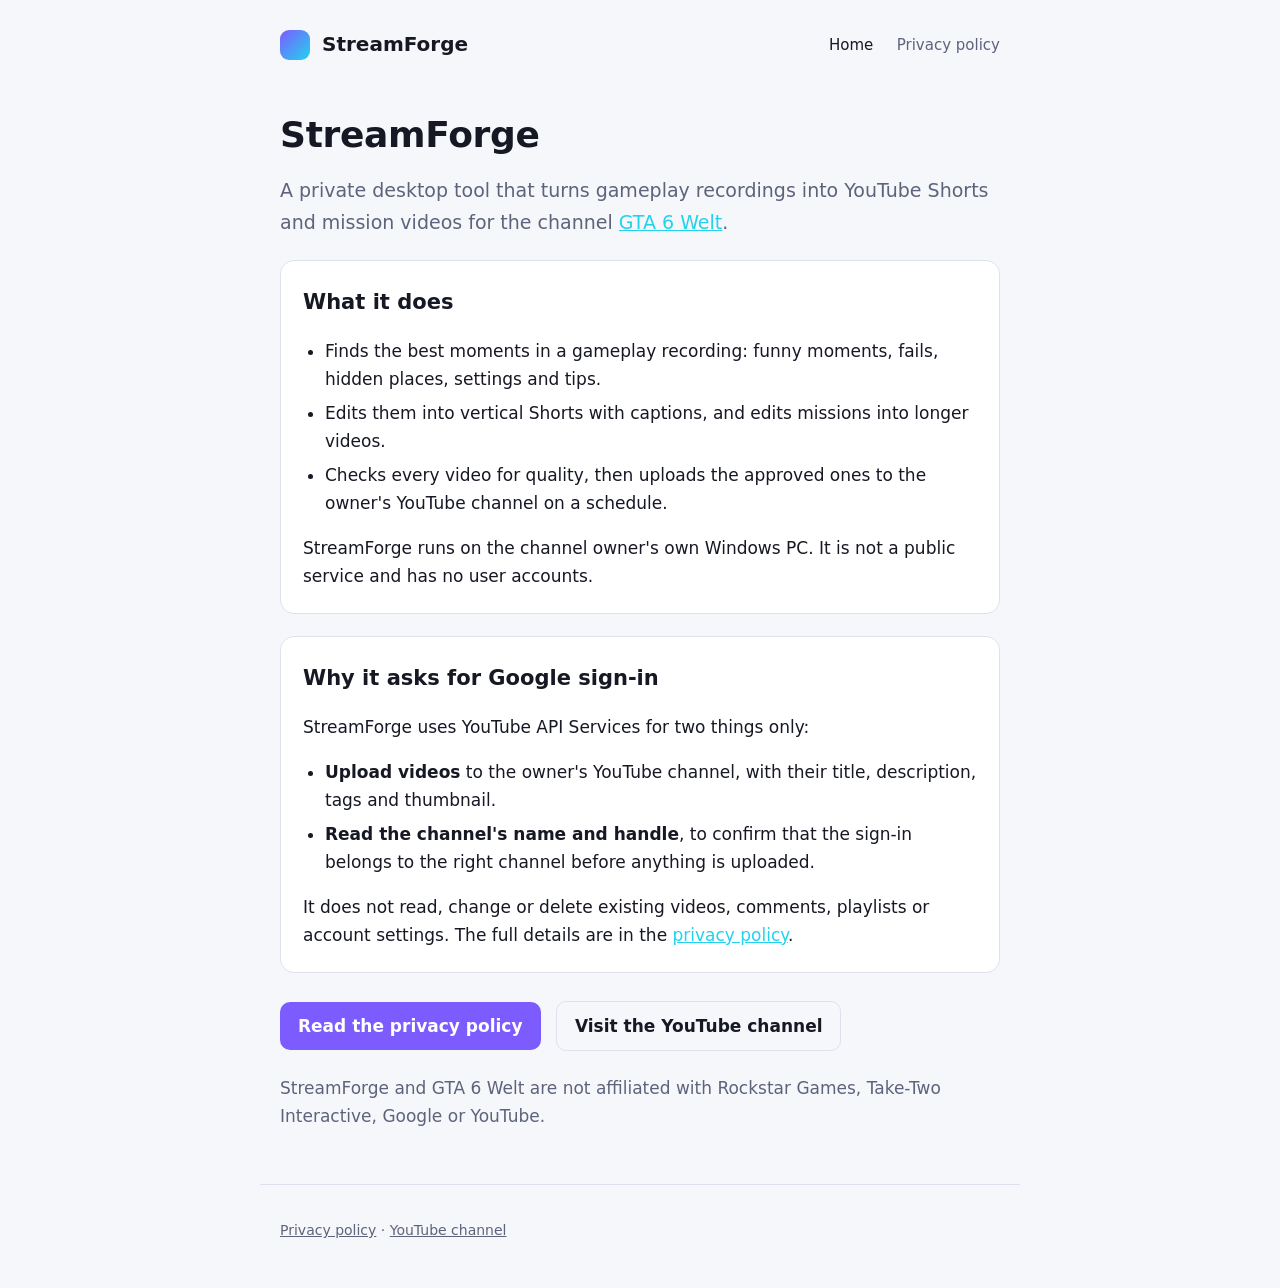
<file: index.html>
<!doctype html>
<html lang="en">
<head>
<meta charset="utf-8">
<meta name="viewport" content="width=device-width, initial-scale=1">
<title>StreamForge</title>
<meta name="description" content="StreamForge is a private desktop tool that turns gameplay recordings into YouTube Shorts and mission videos for the channel GTA 6 Welt.">
<link rel="stylesheet" href="style.css">
</head>
<body>
<header>
<a class="brand" href="index.html"><i></i>StreamForge</a>
<nav aria-label="Site">
<a href="index.html" aria-current="page">Home</a>
<a href="privacy.html">Privacy policy</a>
</nav>
</header>

<main>
<h1>StreamForge</h1>
<p class="lead">A private desktop tool that turns gameplay recordings into YouTube Shorts and mission videos for the channel <a href="https://www.youtube.com/@TomorrowBelow">GTA 6 Welt</a>.</p>

<div class="card">
<h2>What it does</h2>
<ul>
<li>Finds the best moments in a gameplay recording: funny moments, fails, hidden places, settings and tips.</li>
<li>Edits them into vertical Shorts with captions, and edits missions into longer videos.</li>
<li>Checks every video for quality, then uploads the approved ones to the owner's YouTube channel on a schedule.</li>
</ul>
<p>StreamForge runs on the channel owner's own Windows PC. It is not a public service and has no user accounts.</p>
</div>

<div class="card">
<h2>Why it asks for Google sign-in</h2>
<p>StreamForge uses YouTube API Services for two things only:</p>
<ul>
<li><strong>Upload videos</strong> to the owner's YouTube channel, with their title, description, tags and thumbnail.</li>
<li><strong>Read the channel's name and handle</strong>, to confirm that the sign-in belongs to the right channel before anything is uploaded.</li>
</ul>
<p>It does not read, change or delete existing videos, comments, playlists or account settings. The full details are in the <a href="privacy.html">privacy policy</a>.</p>
</div>

<p>
<a class="btn" href="privacy.html">Read the privacy policy</a>
<a class="btn ghost" href="https://www.youtube.com/@TomorrowBelow">Visit the YouTube channel</a>
</p>

<p class="muted">StreamForge and GTA 6 Welt are not affiliated with Rockstar Games, Take-Two Interactive, Google or YouTube.</p>
</main>

<footer>
<a href="privacy.html">Privacy policy</a> &middot; <a href="https://www.youtube.com/@TomorrowBelow">YouTube channel</a>
</footer>
</body>
</html>
</file>
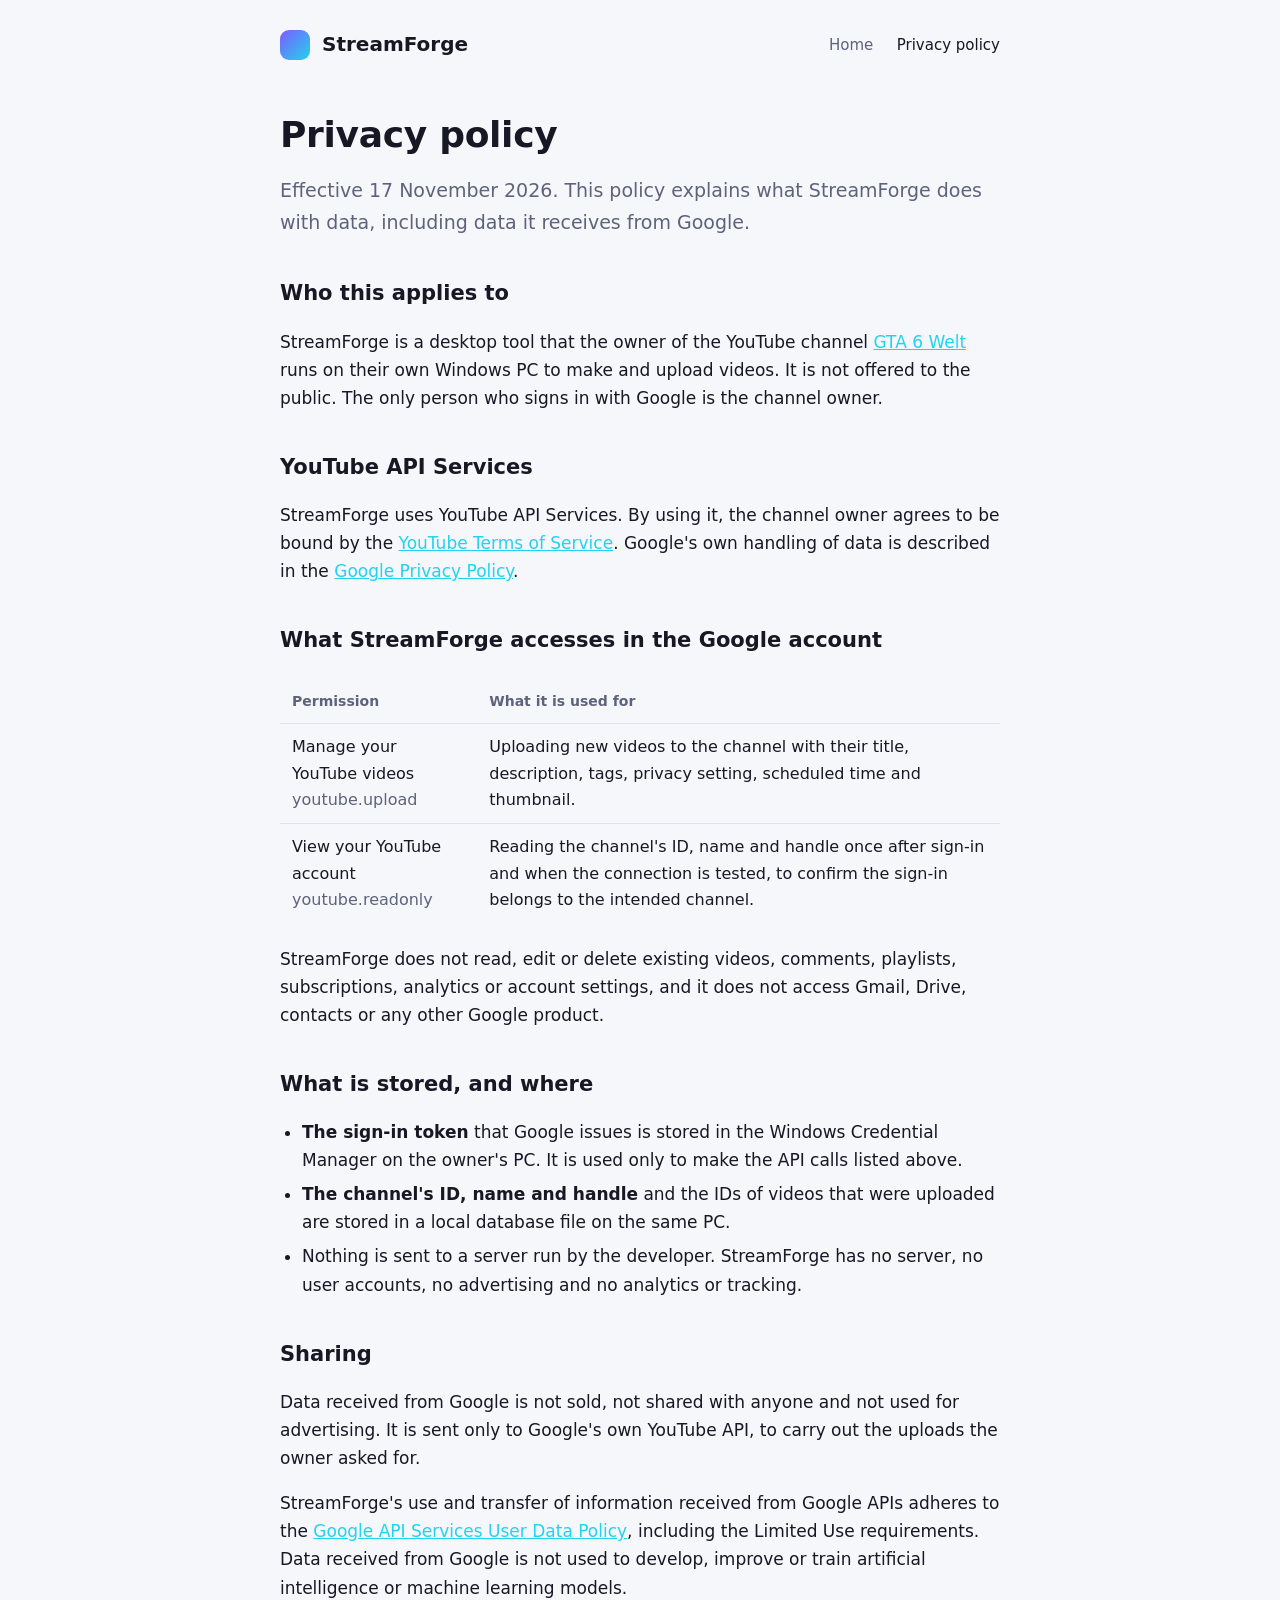
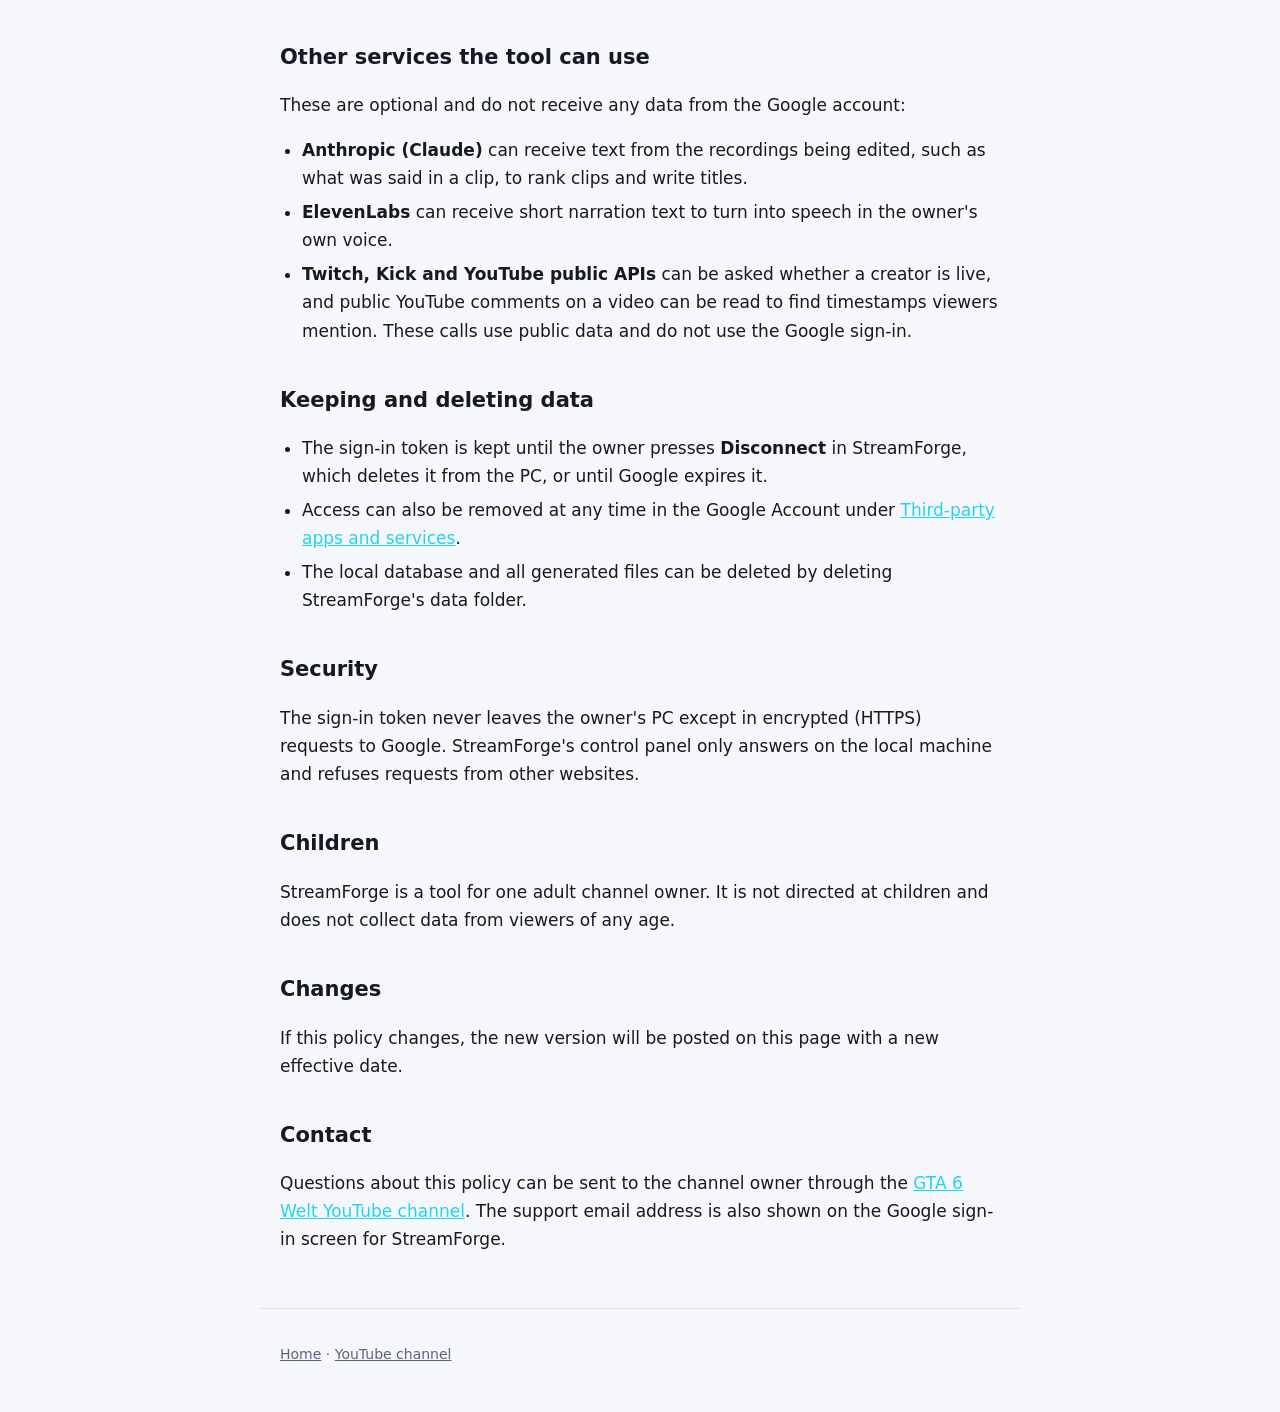
<file: privacy.html>
<!doctype html>
<html lang="en">
<head>
<meta charset="utf-8">
<meta name="viewport" content="width=device-width, initial-scale=1">
<title>Privacy policy - StreamForge</title>
<meta name="description" content="How StreamForge uses, stores and protects data, including data from Google and YouTube API Services.">
<link rel="stylesheet" href="style.css">
</head>
<body>
<header>
<a class="brand" href="index.html"><i></i>StreamForge</a>
<nav aria-label="Site">
<a href="index.html">Home</a>
<a href="privacy.html" aria-current="page">Privacy policy</a>
</nav>
</header>

<main>
<h1>Privacy policy</h1>
<p class="lead">Effective 17 November 2026. This policy explains what StreamForge does with data, including data it receives from Google.</p>

<h2>Who this applies to</h2>
<p>StreamForge is a desktop tool that the owner of the YouTube channel <a href="https://www.youtube.com/@TomorrowBelow">GTA 6 Welt</a> runs on their own Windows PC to make and upload videos. It is not offered to the public. The only person who signs in with Google is the channel owner.</p>

<h2>YouTube API Services</h2>
<p>StreamForge uses YouTube API Services. By using it, the channel owner agrees to be bound by the <a href="https://www.youtube.com/t/terms">YouTube Terms of Service</a>. Google's own handling of data is described in the <a href="https://www.google.com/policies/privacy">Google Privacy Policy</a>.</p>

<h2>What StreamForge accesses in the Google account</h2>
<div class="table-wrap">
<table>
<thead><tr><th>Permission</th><th>What it is used for</th></tr></thead>
<tbody>
<tr><td>Manage your YouTube videos<br><span class="muted">youtube.upload</span></td><td>Uploading new videos to the channel with their title, description, tags, privacy setting, scheduled time and thumbnail.</td></tr>
<tr><td>View your YouTube account<br><span class="muted">youtube.readonly</span></td><td>Reading the channel's ID, name and handle once after sign-in and when the connection is tested, to confirm the sign-in belongs to the intended channel.</td></tr>
</tbody>
</table>
</div>
<p>StreamForge does not read, edit or delete existing videos, comments, playlists, subscriptions, analytics or account settings, and it does not access Gmail, Drive, contacts or any other Google product.</p>

<h2>What is stored, and where</h2>
<ul>
<li><strong>The sign-in token</strong> that Google issues is stored in the Windows Credential Manager on the owner's PC. It is used only to make the API calls listed above.</li>
<li><strong>The channel's ID, name and handle</strong> and the IDs of videos that were uploaded are stored in a local database file on the same PC.</li>
<li>Nothing is sent to a server run by the developer. StreamForge has no server, no user accounts, no advertising and no analytics or tracking.</li>
</ul>

<h2>Sharing</h2>
<p>Data received from Google is not sold, not shared with anyone and not used for advertising. It is sent only to Google's own YouTube API, to carry out the uploads the owner asked for.</p>
<p>StreamForge's use and transfer of information received from Google APIs adheres to the <a href="https://developers.google.com/terms/api-services-user-data-policy">Google API Services User Data Policy</a>, including the Limited Use requirements. Data received from Google is not used to develop, improve or train artificial intelligence or machine learning models.</p>

<h2>Other services the tool can use</h2>
<p>These are optional and do not receive any data from the Google account:</p>
<ul>
<li><strong>Anthropic (Claude)</strong> can receive text from the recordings being edited, such as what was said in a clip, to rank clips and write titles.</li>
<li><strong>ElevenLabs</strong> can receive short narration text to turn into speech in the owner's own voice.</li>
<li><strong>Twitch, Kick and YouTube public APIs</strong> can be asked whether a creator is live, and public YouTube comments on a video can be read to find timestamps viewers mention. These calls use public data and do not use the Google sign-in.</li>
</ul>

<h2>Keeping and deleting data</h2>
<ul>
<li>The sign-in token is kept until the owner presses <strong>Disconnect</strong> in StreamForge, which deletes it from the PC, or until Google expires it.</li>
<li>Access can also be removed at any time in the Google Account under <a href="https://myaccount.google.com/connections">Third-party apps and services</a>.</li>
<li>The local database and all generated files can be deleted by deleting StreamForge's data folder.</li>
</ul>

<h2>Security</h2>
<p>The sign-in token never leaves the owner's PC except in encrypted (HTTPS) requests to Google. StreamForge's control panel only answers on the local machine and refuses requests from other websites.</p>

<h2>Children</h2>
<p>StreamForge is a tool for one adult channel owner. It is not directed at children and does not collect data from viewers of any age.</p>

<h2>Changes</h2>
<p>If this policy changes, the new version will be posted on this page with a new effective date.</p>

<h2>Contact</h2>
<p>Questions about this policy can be sent to the channel owner through the <a href="https://www.youtube.com/@TomorrowBelow">GTA 6 Welt YouTube channel</a>. The support email address is also shown on the Google sign-in screen for StreamForge.</p>
</main>

<footer>
<a href="index.html">Home</a> &middot; <a href="https://www.youtube.com/@TomorrowBelow">YouTube channel</a>
</footer>
</body>
</html>
</file>
<file: style.css>
:root{--bg:#0b0c12;--panel:#13151f;--line:#262a3b;--text:#e9eaf2;--muted:#9aa0b8;--accent:#7c5cff;--accent2:#22d3ee}
@media (prefers-color-scheme:light){:root{--bg:#f6f7fb;--panel:#ffffff;--line:#dfe2ee;--text:#161824;--muted:#5d637b}}
*{box-sizing:border-box}
body{margin:0;background:var(--bg);color:var(--text);font:17px/1.65 "Segoe UI",system-ui,-apple-system,Roboto,sans-serif}
header,main,footer{max-width:760px;margin:0 auto;padding:0 20px}
header{display:flex;align-items:center;justify-content:space-between;gap:16px;padding-top:28px;padding-bottom:8px;flex-wrap:wrap}
.brand{display:flex;align-items:center;gap:12px;font-weight:700;font-size:20px;color:var(--text);text-decoration:none}
.brand i{width:30px;height:30px;border-radius:9px;background:linear-gradient(135deg,var(--accent),var(--accent2));display:block}
nav a{color:var(--muted);text-decoration:none;margin-left:18px;font-size:15px}
nav a:hover,nav a[aria-current="page"]{color:var(--text)}
h1{font-size:36px;line-height:1.2;margin:44px 0 14px;letter-spacing:-0.3px}
h2{font-size:21px;margin:38px 0 10px}
p,li{color:var(--text)}
.lead{font-size:19px;color:var(--muted)}
a{color:var(--accent2)}
a:focus-visible{outline:2px solid var(--accent);outline-offset:3px;border-radius:4px}
.card{background:var(--panel);border:1px solid var(--line);border-radius:14px;padding:6px 22px;margin:22px 0}
.card h2{margin-top:18px}
ul{padding-left:22px}
li{margin:6px 0}
table{width:100%;border-collapse:collapse;margin:12px 0 4px;font-size:16px}
th,td{text-align:left;vertical-align:top;padding:10px 12px;border-bottom:1px solid var(--line)}
th{color:var(--muted);font-weight:600;font-size:14px}
tr:last-child td{border-bottom:0}
.table-wrap{overflow-x:auto}
.btn{display:inline-block;background:var(--accent);color:#fff;text-decoration:none;font-weight:600;padding:10px 18px;border-radius:10px;margin:6px 10px 6px 0}
.btn.ghost{background:transparent;color:var(--text);border:1px solid var(--line)}
.muted{color:var(--muted)}
footer{padding-top:34px;padding-bottom:46px;color:var(--muted);font-size:14px;border-top:1px solid var(--line);margin-top:54px}
footer a{color:var(--muted)}
@media (max-width:520px){h1{font-size:29px}body{font-size:16px}nav a{margin-left:12px}}
</file>
